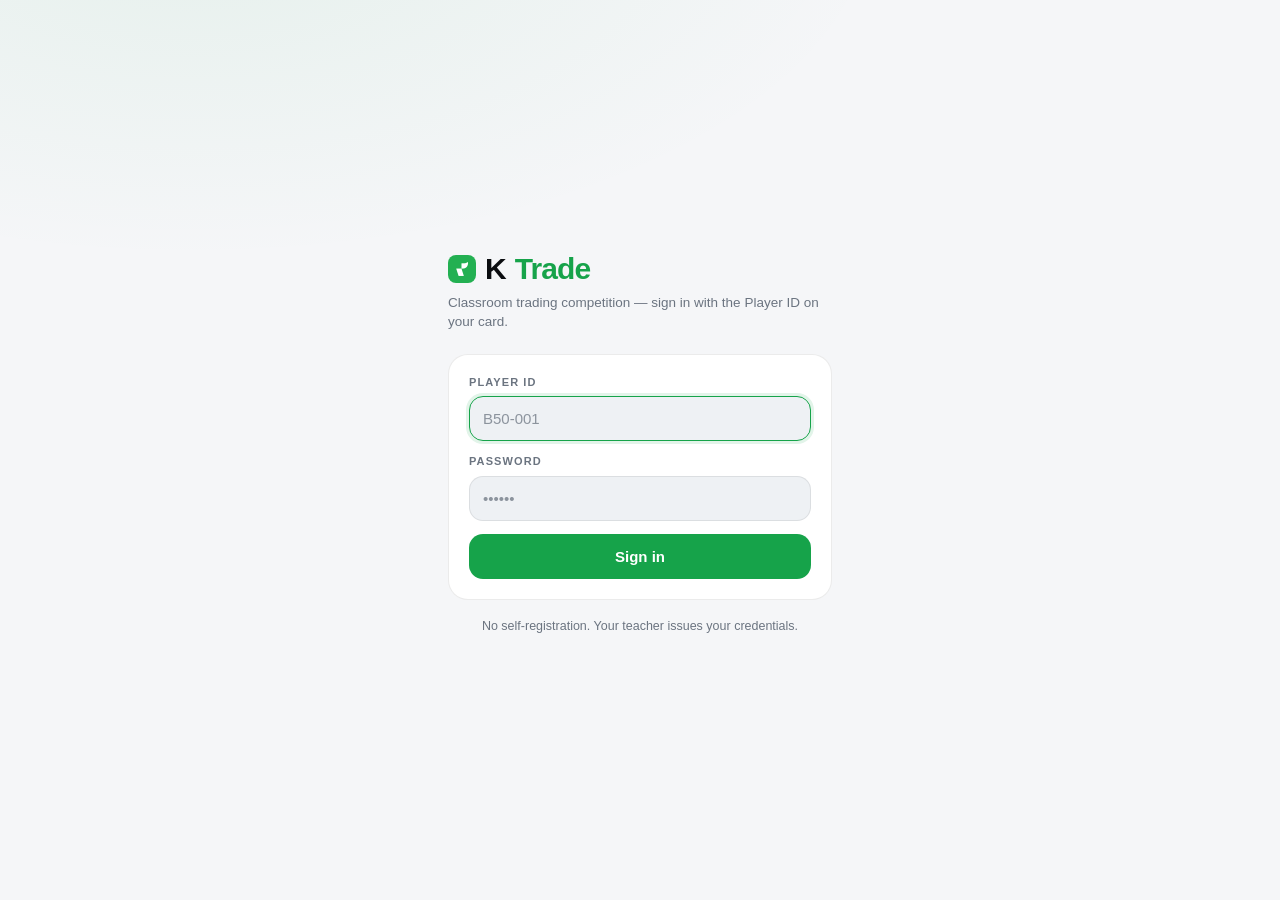
<file: docs/index.html>
<!DOCTYPE html>
<html lang="en" data-theme="dark">
<head>
  <meta charset="utf-8">
  <meta name="viewport" content="width=device-width, initial-scale=1, viewport-fit=cover">
  <meta name="color-scheme" content="dark light">
  <meta name="description" content="K Trade — classroom stock-trading competition terminal.">
  <title>K Trade</title>
  <link rel="stylesheet" href="css/tokens.css">
  <link rel="stylesheet" href="css/app.css">
  <link rel="icon" type="image/png" href="logo.png">
</head>
<body>
  <div id="app" class="app-root">
    <div class="boot">
      <img class="boot-logo" src="logo.png" alt="K Trade" width="72" height="72">
      <div class="boot-mark">K<span>Trade</span></div>
      <div class="boot-line">Loading terminal…</div>
      <noscript class="boot-line">K Trade needs JavaScript enabled.</noscript>
    </div>
  </div>
  <div id="toasts" class="toasts" role="status" aria-live="polite"></div>

  <script src="js/config.js" defer></script>
  <script src="js/demo.js" defer></script>
  <script src="js/api.js" defer></script>
  <script src="js/store.js" defer></script>
  <script src="js/router.js" defer></script>
  <script src="js/charts.js" defer></script>
  <script src="js/format.js" defer></script>
  <script src="js/theme.js" defer></script>
  <script src="js/views/shell.js" defer></script>
  <script src="js/views/login.js" defer></script>
  <script src="js/views/change-password.js" defer></script>
  <script src="js/views/home.js" defer></script>
  <script src="js/views/portfolio.js" defer></script>
  <script src="js/views/trade.js" defer></script>
  <script src="js/views/board.js" defer></script>
  <script src="js/views/profile.js" defer></script>
  <script src="js/app.js" defer></script>
</body>
</html>
</file>
<file: docs/css/tokens.css>
/* =================================================================
   BOURSE-50 — public/css/tokens.css
   Design tokens for both themes. Colour is data, never decoration.
   ================================================================= */

:root {
  --radius-card: 20px;
  --radius-row: 16px;
  --radius-pill: 999px;
  --radius-tile: 12px;

  --font: -apple-system, BlinkMacSystemFont, "Segoe UI", Roboto, "Helvetica Neue",
          Arial, "Noto Sans", sans-serif;
  --mono: ui-monospace, SFMono-Regular, "SF Mono", Menlo, Consolas, monospace;

  --tap: 44px;
  --max: 560px;

  --up-12: color-mix(in srgb, var(--up) 12%, transparent);
  --down-12: color-mix(in srgb, var(--down) 12%, transparent);
  --accent-12: color-mix(in srgb, var(--accent) 12%, transparent);
  --amber: #F5A524;
}

:root[data-theme="dark"] {
  --bg:        #0A0C0E;
  --surface:   #14181D;
  --surface-2: #1C2127;
  --stroke:    rgba(255,255,255,.07);
  --stroke-2:  rgba(255,255,255,.12);
  --text:      #FFFFFF;
  --text-dim:  #8A939E;
  --up:        #22C55E;
  --down:      #F04452;
  --accent:    #22C55E;
  --on-accent: #04140A;
  --shadow:    0 18px 40px -24px rgba(0,0,0,.9);
  --scrim:     rgba(255,255,255,.06);
  --skeleton:  linear-gradient(90deg, #171B21 0%, #222831 50%, #171B21 100%);
}

:root[data-theme="light"] {
  --bg:        #F5F6F8;
  --surface:   #FFFFFF;
  --surface-2: #EEF1F4;
  --stroke:    rgba(0,0,0,.08);
  --stroke-2:  rgba(0,0,0,.14);
  --text:      #0B0D10;
  --text-dim:  #6B7480;
  --up:        #16A34A;
  --down:      #DC2626;
  --accent:    #16A34A;
  --on-accent: #FFFFFF;
  --shadow:    0 18px 40px -28px rgba(11,13,16,.45);
  --scrim:     rgba(11,13,16,.05);
  --skeleton:  linear-gradient(90deg, #E9EDF1 0%, #F6F8FA 50%, #E9EDF1 100%);
}
</file>
<file: docs/css/app.css>
/* =================================================================
   BOURSE-50 — public/css/app.css
   Mobile-first. Designed at 390px, max-width 560px centred.
   ================================================================= */

*, *::before, *::after { box-sizing: border-box; }

html, body {
  margin: 0;
  padding: 0;
  background: var(--bg);
  color: var(--text);
  font-family: var(--font);
  font-size: 15px;
  line-height: 1.4;
  -webkit-text-size-adjust: 100%;
  overscroll-behavior-y: none;
}

body { min-height: 100vh; }

button, input, select, textarea { font: inherit; color: inherit; }
button { cursor: pointer; background: none; border: none; padding: 0; }
a { color: inherit; text-decoration: none; }

:focus-visible {
  outline: 2px solid var(--accent);
  outline-offset: 2px;
  border-radius: 6px;
}

.num, .tabular {
  font-variant-numeric: tabular-nums;
  font-feature-settings: "tnum" 1;
}

.sr-only {
  position: absolute; width: 1px; height: 1px; padding: 0; margin: -1px;
  overflow: hidden; clip: rect(0 0 0 0); white-space: nowrap; border: 0;
}

@media (prefers-reduced-motion: reduce) {
  *, *::before, *::after {
    animation-duration: .001ms !important;
    animation-iteration-count: 1 !important;
    transition-duration: .001ms !important;
  }
}

/* ---------------- boot ---------------- */
.boot {
  min-height: 100vh; display: flex; flex-direction: column;
  align-items: center; justify-content: center; gap: 10px;
}
.boot-mark { font-size: 30px; font-weight: 800; letter-spacing: -.02em; }
.boot-mark span { color: var(--accent); }
.boot-line { color: var(--text-dim); font-size: 13px; }

/* ---------------- shell ---------------- */
.shell {
  min-height: 100vh;
  padding-bottom: calc(64px + env(safe-area-inset-bottom));
}
.shell-bare { min-height: 100vh; }

.hdr {
  position: sticky; top: 0; z-index: 40;
  display: flex; align-items: center; gap: 10px;
  padding: calc(10px + env(safe-area-inset-top)) 14px 10px;
  background: color-mix(in srgb, var(--bg) 88%, transparent);
  backdrop-filter: blur(14px);
  -webkit-backdrop-filter: blur(14px);
  border-bottom: 1px solid var(--stroke);
}
.wordmark {
  display: flex; align-items: center; gap: 7px;
  font-size: 22px; font-weight: 800; letter-spacing: -.03em;
}
.wordmark .glyph { width: 22px; height: 22px; display: block; }
.wordmark em { font-style: normal; color: var(--accent); }
.hdr-spacer { flex: 1 1 auto; }

.icon-btn {
  width: var(--tap); height: var(--tap);
  display: inline-flex; align-items: center; justify-content: center;
  border-radius: var(--radius-pill); color: var(--text-dim);
  transition: background .15s ease, color .15s ease;
}
.icon-btn:hover { background: var(--scrim); color: var(--text); }
.icon-btn svg { width: 20px; height: 20px; }
.icon-btn.has-dot { position: relative; }
.icon-btn.has-dot::after {
  content: ""; position: absolute; top: 10px; right: 11px;
  width: 7px; height: 7px; border-radius: 50%;
  background: var(--down); border: 2px solid var(--bg);
}

/* status pill */
.status-pill {
  display: inline-flex; align-items: center; gap: 6px;
  height: 26px; padding: 0 10px;
  border: 1px solid currentColor; border-radius: var(--radius-pill);
  font-size: 11px; font-weight: 700; letter-spacing: .1em;
  background: transparent;
}
.status-pill .dot {
  width: 6px; height: 6px; border-radius: 50%;
  background: currentColor; box-shadow: 0 0 0 3px color-mix(in srgb, currentColor 22%, transparent);
}
.status-pill[data-status="LIVE"]    { color: var(--up); }
.status-pill[data-status="PAUSED"]  { color: var(--amber); }
.status-pill[data-status="SETUP"],
.status-pill[data-status="OPEN"]    { color: var(--text-dim); }
.status-pill[data-status="CLOSED"],
.status-pill[data-status="SUSPENDED"] { color: var(--down); }
.status-pill[data-status="LIVE"] .dot { animation: pulse 2s ease-in-out infinite; }
@keyframes pulse { 50% { opacity: .35; } }

/* ---------------- index tape ---------------- */
.tape {
  display: flex; align-items: stretch;
  overflow-x: auto; scrollbar-width: none;
  -webkit-overflow-scrolling: touch;
  border-bottom: 1px solid var(--stroke);
  background: var(--bg);
}
.tape::-webkit-scrollbar { display: none; }
.tape-chip {
  display: flex; align-items: center; gap: 7px;
  padding: 9px 12px; white-space: nowrap; flex: 0 0 auto;
  border-right: 1px solid var(--stroke);
  font-size: 13px;
}
.tape-chip:last-child { border-right: none; }
.tape-name {
  font-size: 10.5px; font-weight: 700; letter-spacing: .1em;
  color: var(--text-dim);
}
.tape-val { font-weight: 650; font-variant-numeric: tabular-nums; }
.change-pill {
  display: inline-flex; align-items: center; gap: 3px;
  padding: 2px 7px; border-radius: var(--radius-pill);
  font-size: 11.5px; font-weight: 700; font-variant-numeric: tabular-nums;
}
.change-pill.up   { background: var(--up-12);   color: var(--up); }
.change-pill.down { background: var(--down-12); color: var(--down); }
.change-pill.flat { background: var(--scrim);   color: var(--text-dim); }

/* ---------------- screens ---------------- */
.screen { padding: 14px 14px 24px; }
.screen-title {
  font-size: 12px; font-weight: 700; letter-spacing: .12em;
  color: var(--text-dim); margin: 18px 2px 10px;
}

.card {
  background: var(--surface);
  border: 1px solid var(--stroke);
  border-radius: var(--radius-card);
  padding: 16px;
}
.card + .card { margin-top: 12px; }

/* ---------------- hero net worth ---------------- */
.hero {
  position: relative; overflow: hidden;
  background: var(--surface);
  border: 1px solid var(--stroke);
  border-radius: var(--radius-card);
  padding: 20px;
}
.hero-glow {
  position: absolute; z-index: 0; width: 220px; height: 220px;
  border-radius: 50%; filter: blur(60px); opacity: .4;
  pointer-events: none;
}
.hero-glow.up   { top: -90px; right: -60px; background: var(--up); }
.hero-glow.down { bottom: -110px; right: -70px; background: var(--down); opacity: .32; }
.hero > *:not(.hero-glow) { position: relative; z-index: 1; }

.hero-top {
  display: flex; align-items: center; justify-content: space-between; gap: 10px;
}
.micro {
  font-size: 11px; font-weight: 700; letter-spacing: .12em;
  color: var(--text-dim); text-transform: uppercase;
}
.eye-btn {
  width: 30px; height: 30px; margin-left: 4px;
  display: inline-flex; align-items: center; justify-content: center;
  border-radius: 10px; color: var(--text-dim); vertical-align: middle;
}
.eye-btn:hover { background: var(--scrim); color: var(--text); }
.eye-btn svg { width: 18px; height: 18px; }

.seg {
  display: inline-flex; padding: 3px; gap: 2px;
  background: var(--surface-2); border-radius: var(--radius-pill);
}
.seg button {
  height: 28px; padding: 0 13px; border-radius: var(--radius-pill);
  font-size: 12.5px; font-weight: 600; color: var(--text-dim);
  transition: background .15s ease, color .15s ease;
}
.seg button[aria-pressed="true"] { background: var(--text); color: var(--bg); }
:root[data-theme="light"] .seg button[aria-pressed="true"] {
  background: var(--surface); color: var(--text);
  box-shadow: 0 1px 3px rgba(11,13,16,.16);
}

.hero-value {
  margin-top: 12px;
  font-size: 28px; font-weight: 650; letter-spacing: -.02em;
  font-variant-numeric: tabular-nums;
}
.hero-value.masked { letter-spacing: .06em; }
.hero-chart { margin-top: 12px; height: 64px; }
.hero-chart svg { display: block; width: 100%; height: 64px; }

.hero-split {
  display: flex; align-items: stretch; margin-top: 16px;
  border-top: 1px solid var(--stroke); padding-top: 14px;
}
.hero-split > div { flex: 1 1 0; padding-right: 12px; }
.hero-split > div + div {
  border-left: 1px solid var(--stroke);
  padding-left: 14px; padding-right: 0;
}
.hero-split .label { font-size: 12px; color: var(--text-dim); }
.hero-split .value {
  margin-top: 3px; font-size: 15px; font-weight: 600;
  font-variant-numeric: tabular-nums;
}

/* ---------------- filter rail ---------------- */
.rail {
  display: flex; align-items: center; gap: 8px;
  margin: 16px 0 10px;
}
.rail-scroll {
  display: flex; gap: 8px; flex: 1 1 auto;
  overflow-x: auto; scrollbar-width: none; padding: 2px;
}
.rail-scroll::-webkit-scrollbar { display: none; }
.pill {
  flex: 0 0 auto; height: 34px; padding: 0 13px;
  display: inline-flex; align-items: center; gap: 6px;
  border-radius: var(--radius-pill);
  background: var(--surface-2); color: var(--text-dim);
  font-size: 13px; font-weight: 600; white-space: nowrap;
  border: 1.5px solid transparent;
  transition: color .15s ease, border-color .15s ease, background .15s ease;
}
.pill svg { width: 14px; height: 14px; }
.pill[aria-pressed="true"] {
  background: transparent; color: var(--up); border-color: var(--up);
}
.sort-btn {
  flex: 0 0 auto; width: 34px; height: 34px;
  display: inline-flex; align-items: center; justify-content: center;
  border-radius: var(--radius-pill);
  background: var(--surface-2); color: var(--text-dim);
}
.sort-btn svg { width: 15px; height: 15px; }
.sort-btn:hover { color: var(--text); }

/* ---------------- instrument rows ---------------- */
.list { display: flex; flex-direction: column; gap: 8px; }
.list.fade { animation: fade .15s ease; }
@keyframes fade { from { opacity: 0; transform: translateY(3px); } }

.row {
  width: 100%; text-align: left;
  display: flex; align-items: center; gap: 9px;
  background: var(--surface); border: 1px solid var(--stroke);
  border-radius: var(--radius-row); padding: 13px;
  min-height: var(--tap);
  transition: border-color .15s ease, background .15s ease;
}
.row:hover { border-color: var(--stroke-2); }
.row:active { background: var(--surface-2); }

.tile {
  flex: 0 0 auto; width: 44px; height: 44px;
  border-radius: var(--radius-tile);
  display: flex; align-items: center; justify-content: center;
  font-size: 14px; font-weight: 800; letter-spacing: -.02em;
}
.row-id { flex: 1 1 auto; min-width: 0; }
.row-sym {
  font-size: 16px; font-weight: 700; letter-spacing: -.01em;
  font-variant-numeric: tabular-nums;
}
.row-name {
  font-size: 12.5px; color: var(--text-dim);
  white-space: nowrap; overflow: hidden; text-overflow: ellipsis;
  margin-top: 1px;
}
.chip {
  display: inline-block; margin-top: 6px;
  padding: 2px 8px; border-radius: 10px;
  background: var(--surface-2); color: var(--text-dim);
  font-size: 11px; font-weight: 600;
}
.row-spark { flex: 0 0 auto; width: 72px; height: 32px; }
.row-spark svg { display: block; width: 72px; height: 32px; }
.row-nums {
  flex: 0 0 auto; min-width: 84px; text-align: right;
  font-variant-numeric: tabular-nums;
}
@media (max-width: 370px) {
  .row-spark, .row-spark svg { width: 56px; }
  .row-spark { flex: 0 0 56px; }
}
.row-price { font-size: 15px; font-weight: 650; }
.row-chg {
  margin-top: 2px; font-size: 12px; font-weight: 600;
  display: flex; align-items: center; justify-content: flex-end; gap: 4px;
}
.row-chg.up { color: var(--up); }
.row-chg.down { color: var(--down); }
.row-chg.flat { color: var(--text-dim); }
.flash-up { animation: flashUp .6s ease; }
.flash-down { animation: flashDown .6s ease; }
@keyframes flashUp   { 0% { background: var(--up-12); } }
@keyframes flashDown { 0% { background: var(--down-12); } }

/* ---------------- bottom nav ---------------- */
.tabbar {
  position: fixed; left: 0; right: 0; bottom: 0; z-index: 50;
  display: flex;
  background: var(--surface);
  border-top: 1px solid var(--stroke);
  padding-bottom: env(safe-area-inset-bottom);
}
.tabbar-inner {
  max-width: var(--max); margin: 0 auto; width: 100%;
  display: flex;
}
.tab {
  flex: 1 1 0; min-height: 58px;
  display: flex; flex-direction: column; align-items: center; justify-content: center; gap: 3px;
  color: var(--text-dim); font-size: 10px; font-weight: 650;
  transition: color .15s ease;
}
.tab svg { width: 22px; height: 22px; }
.tab[aria-current="page"] { color: var(--accent); }

/* ---------------- forms ---------------- */
.field { margin-bottom: 13px; }
.field label {
  display: block; font-size: 11px; font-weight: 700;
  letter-spacing: .1em; color: var(--text-dim); margin-bottom: 6px;
}
.input {
  width: 100%; min-height: var(--tap);
  padding: 11px 13px;
  background: var(--surface-2);
  border: 1px solid var(--stroke);
  border-radius: 14px;
  color: var(--text);
  font-size: 15px;
  font-variant-numeric: tabular-nums;
}
.input::placeholder { color: color-mix(in srgb, var(--text-dim) 75%, transparent); }
.input:focus { outline: none; border-color: var(--accent); box-shadow: 0 0 0 3px var(--accent-12); }

.btn {
  width: 100%; min-height: var(--tap);
  display: inline-flex; align-items: center; justify-content: center; gap: 8px;
  padding: 12px 16px; border-radius: 14px;
  font-size: 15px; font-weight: 700;
  background: var(--accent); color: var(--on-accent);
  transition: opacity .15s ease, transform .1s ease;
}
.btn:active { transform: scale(.985); }
.btn[disabled] { opacity: .4; cursor: not-allowed; transform: none; }
.btn.ghost { background: var(--surface-2); color: var(--text); border: 1px solid var(--stroke); }
.btn.danger { background: color-mix(in srgb, var(--down) 14%, transparent); color: var(--down); }
.btn.sm { min-height: 36px; padding: 8px 14px; font-size: 13.5px; width: auto; }

.form-error {
  display: none; margin: 0 0 12px; padding: 10px 12px;
  border-radius: 12px; font-size: 13.5px;
  background: color-mix(in srgb, var(--down) 14%, transparent);
  color: var(--down);
}
.form-error.show { display: block; }
.form-hint { font-size: 12.5px; color: var(--text-dim); margin-top: 8px; text-align: center; }

/* ---------------- auth screens ---------------- */
.auth {
  min-height: 100vh; display: flex; flex-direction: column;
  justify-content: center; padding: 24px 18px 40px;
  max-width: 420px; margin: 0 auto; width: 100%;
}
.auth-mark {
  display: flex; align-items: center; gap: 9px;
  font-size: 30px; font-weight: 800; letter-spacing: -.03em;
  margin-bottom: 4px;
}
.auth-mark svg { width: 28px; height: 28px; }
.auth-mark em { font-style: normal; color: var(--accent); }
.auth-sub { color: var(--text-dim); font-size: 13.5px; margin-bottom: 22px; }
.auth-card {
  background: var(--surface); border: 1px solid var(--stroke);
  border-radius: var(--radius-card); padding: 20px;
}
.auth-foot {
  margin-top: 16px; font-size: 12.5px; color: var(--text-dim);
  text-align: center; line-height: 1.6;
}
.demo-note {
  margin-top: 14px; padding: 11px 13px; border-radius: 14px;
  background: var(--surface-2); border: 1px dashed var(--stroke-2);
  font-size: 12.5px; color: var(--text-dim); line-height: 1.55;
}
.demo-note b { color: var(--text); font-weight: 700; }

/* ---------------- stats ---------------- */
.stat-row { display: flex; gap: 10px; margin-top: 14px; }
.stat {
  flex: 1 1 0; background: var(--surface-2);
  border-radius: 14px; padding: 11px 12px;
}
.stat .label { font-size: 11px; color: var(--text-dim); letter-spacing: .06em; }
.stat .value {
  margin-top: 3px; font-size: 15px; font-weight: 700;
  font-variant-numeric: tabular-nums;
}
.stat .value.up { color: var(--up); }
.stat .value.down { color: var(--down); }

.chips { display: flex; gap: 8px; margin-top: 12px; flex-wrap: wrap; }
.rank-chip {
  display: inline-flex; align-items: center; gap: 6px;
  height: 30px; padding: 0 12px; border-radius: var(--radius-pill);
  background: var(--accent-12); color: var(--accent);
  font-size: 12.5px; font-weight: 700; font-variant-numeric: tabular-nums;
}
.rank-chip.neutral { background: var(--surface-2); color: var(--text-dim); }

/* ---------------- donut legend ---------------- */
.donut-wrap { display: flex; align-items: center; gap: 16px; margin-top: 6px; }
.donut-wrap svg { flex: 0 0 auto; }
.legend { flex: 1 1 auto; display: flex; flex-direction: column; gap: 7px; min-width: 0; }
.legend-item {
  display: flex; align-items: center; gap: 8px;
  font-size: 12.5px; font-variant-numeric: tabular-nums;
}
.legend-dot { width: 9px; height: 9px; border-radius: 3px; flex: 0 0 auto; }
.legend-name { flex: 1 1 auto; color: var(--text-dim); overflow: hidden; text-overflow: ellipsis; white-space: nowrap; }
.legend-val { font-weight: 650; }

/* ---------------- tables ---------------- */
.table { width: 100%; border-collapse: collapse; font-variant-numeric: tabular-nums; }
.table th {
  text-align: left; font-size: 10.5px; letter-spacing: .1em;
  color: var(--text-dim); font-weight: 700;
  padding: 8px 6px; border-bottom: 1px solid var(--stroke);
}
.table td {
  padding: 11px 6px; font-size: 13.5px;
  border-bottom: 1px solid var(--stroke);
}
.table tr:last-child td { border-bottom: none; }
.table .right { text-align: right; }
.table tr.mine { background: var(--accent-12); }
.table tr.mine td:first-child { border-radius: 10px 0 0 10px; }
.table tr.mine td:last-child { border-radius: 0 10px 10px 0; }
.up { color: var(--up); }
.down { color: var(--down); }
.flat { color: var(--text-dim); }

.tabs {
  display: flex; gap: 4px; padding: 4px;
  background: var(--surface-2); border-radius: var(--radius-pill);
  margin-bottom: 12px;
}
.tabs button {
  flex: 1 1 0; height: 34px; border-radius: var(--radius-pill);
  font-size: 13.5px; font-weight: 700; color: var(--text-dim);
}
.tabs button[aria-pressed="true"] { background: var(--surface); color: var(--text); box-shadow: var(--shadow); }

/* ---------------- inline error state ---------------- */
.net-error {
  display: flex; align-items: center; gap: 10px;
  margin: 10px 14px 0; padding: 10px 12px;
  border-radius: 14px;
  background: color-mix(in srgb, var(--down) 12%, transparent);
  border: 1px solid color-mix(in srgb, var(--down) 30%, transparent);
  color: var(--down); font-size: 13px;
}
.net-error[hidden] { display: none; }
.net-error-text { flex: 1 1 auto; }
.net-error .btn { background: var(--down); color: #fff; }

/* ---------------- trade ticket ---------------- */
.ticket-side { display: flex; gap: 8px; margin-bottom: 12px; }
.ticket-side .seg { flex: 1 1 auto; width: 100%; }
.ticket-side .seg button { flex: 1 1 0; height: 38px; font-size: 14px; }
.preview {
  background: var(--surface-2); border-radius: 14px;
  padding: 12px 13px; margin: 4px 0 13px;
}
.preview-row {
  display: flex; justify-content: space-between; gap: 12px;
  font-size: 13px; padding: 4px 0;
  font-variant-numeric: tabular-nums;
}
.preview-row span:first-child { color: var(--text-dim); }
.preview-row.total { border-top: 1px solid var(--stroke); margin-top: 5px; padding-top: 9px; font-weight: 700; }
.closed-note {
  margin-top: 9px; text-align: center; font-size: 12.5px;
  color: var(--amber); font-weight: 600;
}
.picker-list { max-height: 232px; overflow-y: auto; margin-top: 8px; }
.picker-item {
  width: 100%; display: flex; align-items: center; gap: 10px;
  padding: 9px 8px; border-radius: 12px; text-align: left;
  min-height: var(--tap);
}
.picker-item:hover, .picker-item[aria-selected="true"] { background: var(--surface-2); }
.picker-item .tile { width: 32px; height: 32px; font-size: 12px; border-radius: 9px; }
.picker-item .sym { font-weight: 700; font-size: 14px; }
.picker-item .nm { font-size: 12px; color: var(--text-dim); overflow: hidden; text-overflow: ellipsis; white-space: nowrap; }
.picker-item .px { margin-left: auto; font-size: 13.5px; font-weight: 650; font-variant-numeric: tabular-nums; }

.order-item {
  display: flex; align-items: center; gap: 10px;
  padding: 11px 0; border-bottom: 1px solid var(--stroke);
  font-size: 13.5px; font-variant-numeric: tabular-nums;
}
.order-item:last-child { border-bottom: none; }
.order-item .meta { flex: 1 1 auto; min-width: 0; }
.order-item .sub { font-size: 12px; color: var(--text-dim); }

/* ---------------- empty / error / skeleton ---------------- */
.empty {
  text-align: center; padding: 34px 18px;
  color: var(--text-dim); font-size: 13.5px;
}
.empty svg { width: 30px; height: 30px; margin-bottom: 9px; opacity: .6; }
.err {
  text-align: center; padding: 26px 16px;
  color: var(--text-dim); font-size: 13.5px;
}
.err .btn { margin-top: 12px; width: auto; }

.sk {
  background: var(--skeleton);
  background-size: 200% 100%;
  animation: shimmer 1.3s linear infinite;
  border-radius: 8px;
}
@keyframes shimmer { to { background-position: -200% 0; } }
.sk-row { height: 74px; border-radius: var(--radius-row); }
.sk-hero { height: 168px; border-radius: var(--radius-card); margin-bottom: 12px; }
.sk-line { height: 13px; margin: 9px 0; }

/* ---------------- toasts ---------------- */
.toasts {
  position: fixed; left: 50%; transform: translateX(-50%);
  bottom: calc(74px + env(safe-area-inset-bottom));
  z-index: 90; display: flex; flex-direction: column; gap: 8px;
  width: min(calc(100% - 28px), 520px); pointer-events: none;
}
.toast {
  display: flex; align-items: flex-start; gap: 10px;
  padding: 12px 14px; border-radius: 14px;
  background: var(--surface); border: 1px solid var(--stroke-2);
  box-shadow: var(--shadow);
  font-size: 13.5px;
  animation: toastIn .18s ease;
}
.toast .bar { width: 3px; align-self: stretch; border-radius: 3px; background: var(--text-dim); }
.toast.ok .bar { background: var(--up); }
.toast.err .bar { background: var(--down); }
.toast.info .bar { background: var(--accent); }
@keyframes toastIn { from { opacity: 0; transform: translateY(8px); } }

/* ---------------- profile ---------------- */
.kv { display: flex; justify-content: space-between; gap: 14px; padding: 12px 0; border-bottom: 1px solid var(--stroke); font-size: 14px; }
.kv:last-child { border-bottom: none; }
.kv .k { color: var(--text-dim); }
.kv .v { font-weight: 650; font-variant-numeric: tabular-nums; text-align: right; }

/* ---------------- desktop ---------------- */
@media (min-width: 600px) {
  .shell, .shell-bare { max-width: var(--max); margin: 0 auto; }
  .tabbar { left: 50%; transform: translateX(-50%); width: 100%; max-width: var(--max); }
  .hdr { border-radius: 0; }
}
@media (min-width: 900px) {
  body {
    background:
      radial-gradient(1000px 500px at 15% -10%, color-mix(in srgb, var(--accent) 7%, transparent), transparent 70%),
      var(--bg);
  }
}
/* ---- Boot screen: logo + wordmark ---- */
.boot {
  display: flex;
  flex-direction: column;
  align-items: center;
  justify-content: center;
  gap: 14px;
  min-height: 100dvh;
  padding: 24px;
  text-align: center;
}
.boot-logo {
  width: 72px;
  height: 72px;
  object-fit: contain;
  border-radius: 16px;
  background: var(--surface, #0A0C0E);
  box-shadow: 0 8px 24px rgba(0,0,0,.35);
}
.boot-mark {
  font-size: 28px;
  font-weight: 700;
  letter-spacing: -0.02em;
  color: var(--text, #F5F7FA);
}
.boot-mark span {
  color: var(--accent, #22C55E);
}
.boot-line {
  font-size: 13px;
  color: var(--muted, #8A939E);
}
</file>
